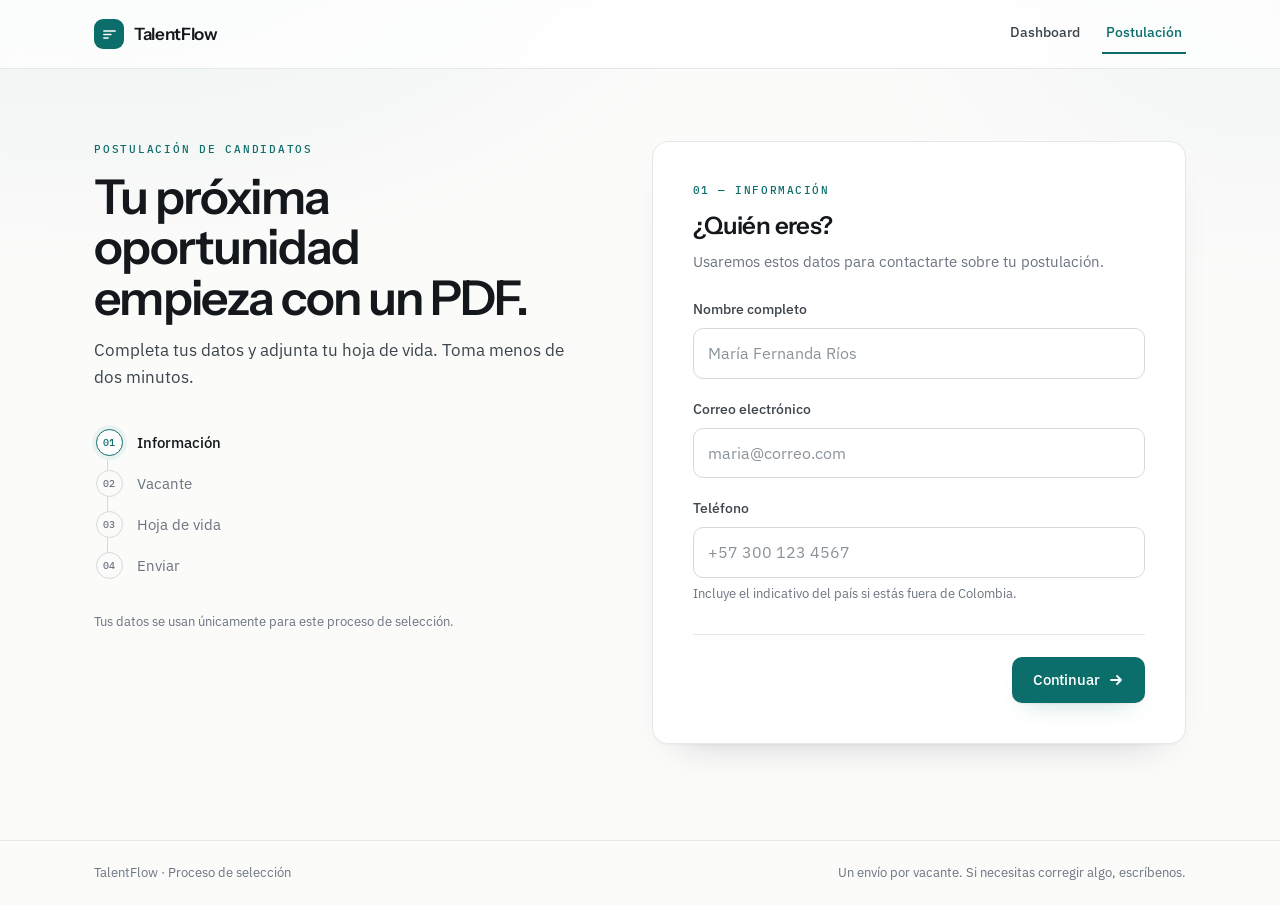
<file: index.html>
<!doctype html>
<html lang="es">
<head>
<meta charset="utf-8">
<meta name="viewport" content="width=device-width, initial-scale=1">
<title>Postulación · TalentFlow</title>
<meta name="description" content="Completa tus datos, adjunta tu hoja de vida en PDF y postúlate a nuestras vacantes de tecnología.">
<meta name="color-scheme" content="light">
<link rel="icon" href="data:image/svg+xml,<svg xmlns='http://www.w3.org/2000/svg' viewBox='0 0 32 32'><rect width='32' height='32' rx='8' fill='%230B6E6A'/><path d='M9 11h14M9 16h9M9 21h5' stroke='white' stroke-width='2.5' stroke-linecap='round'/></svg>">
<link rel="preconnect" href="https://fonts.googleapis.com">
<link rel="preconnect" href="https://fonts.gstatic.com" crossorigin>
<link rel="stylesheet" href="https://fonts.googleapis.com/css2?family=IBM+Plex+Mono:wght@500&family=IBM+Plex+Sans:wght@400;500;600&family=Instrument+Sans:wght@500;600&display=swap">
<link rel="stylesheet" href="css/styles.css">
</head>
<body>

<a class="skip-link" href="#panel">Ir al formulario</a>

<header class="site-header">
  <div class="shell site-header__inner">
    <span class="brand">
      <span class="brand__mark" aria-hidden="true">
        <svg viewBox="0 0 24 24" fill="none">
          <path d="M4 7h16M4 12h10M4 17h6" stroke="currentColor" stroke-width="2.2" stroke-linecap="round"/>
        </svg>
      </span>
      <span class="brand__name">TalentFlow</span>
    </span>
    <nav class="site-header__nav" aria-label="Navegación">
      <a class="site-header__link" href="dashboard.html">Dashboard</a>
      <a class="site-header__link is-active" href="index.html">Postulación</a>
    </nav>
  </div>
</header>

<main class="shell layout">

  <!-- ── Columna izquierda: contexto + progreso ───────────────── -->
  <aside class="rail">
    <p class="eyebrow">Postulación de candidatos</p>
    <h1 class="display">Tu próxima oportunidad<br>empieza con un PDF.</h1>
    <p class="lead">Completa tus datos y adjunta tu hoja de vida. Toma menos de dos minutos.</p>

    <nav aria-label="Progreso del formulario">
      <ol class="spine" id="spine" style="--fill:0%">
        <li class="spine__item is-current" data-step="1">
          <button class="spine__btn" type="button" data-goto="1" aria-current="step">
            <span class="spine__node">
              <span class="spine__index">01</span>
              <svg class="spine__check" viewBox="0 0 16 16" fill="none" aria-hidden="true"><path d="M3.5 8.5l3 3 6-6.5" stroke="currentColor" stroke-width="2" stroke-linecap="round" stroke-linejoin="round"/></svg>
            </span>
            <span class="spine__text">Información</span>
          </button>
        </li>
        <li class="spine__item" data-step="2">
          <button class="spine__btn" type="button" data-goto="2">
            <span class="spine__node">
              <span class="spine__index">02</span>
              <svg class="spine__check" viewBox="0 0 16 16" fill="none" aria-hidden="true"><path d="M3.5 8.5l3 3 6-6.5" stroke="currentColor" stroke-width="2" stroke-linecap="round" stroke-linejoin="round"/></svg>
            </span>
            <span class="spine__text">Vacante</span>
          </button>
        </li>
        <li class="spine__item" data-step="3">
          <button class="spine__btn" type="button" data-goto="3">
            <span class="spine__node">
              <span class="spine__index">03</span>
              <svg class="spine__check" viewBox="0 0 16 16" fill="none" aria-hidden="true"><path d="M3.5 8.5l3 3 6-6.5" stroke="currentColor" stroke-width="2" stroke-linecap="round" stroke-linejoin="round"/></svg>
            </span>
            <span class="spine__text">Hoja de vida</span>
          </button>
        </li>
        <li class="spine__item" data-step="4">
          <button class="spine__btn" type="button" data-goto="4">
            <span class="spine__node">
              <span class="spine__index">04</span>
              <svg class="spine__check" viewBox="0 0 16 16" fill="none" aria-hidden="true"><path d="M3.5 8.5l3 3 6-6.5" stroke="currentColor" stroke-width="2" stroke-linecap="round" stroke-linejoin="round"/></svg>
            </span>
            <span class="spine__text">Enviar</span>
          </button>
        </li>
      </ol>
      <p class="spine__caption" id="spineCaption">Paso 1 de 4 · Información</p>
    </nav>

    <p class="rail__foot">Tus datos se usan únicamente para este proceso de selección.</p>
  </aside>

  <!-- ── Columna derecha: formulario ──────────────────────────── -->
  <div class="panel" id="panel">

    <form class="form" id="applicationForm" novalidate autocomplete="on">

      <!-- Paso 1 ................................................ -->
      <section class="step is-active" data-step="1" aria-labelledby="t1">
        <header class="step__head">
          <p class="step__kicker">01 — Información</p>
          <h2 class="step__title" id="t1">¿Quién eres?</h2>
          <p class="step__sub">Usaremos estos datos para contactarte sobre tu postulación.</p>
        </header>

        <div class="field" data-field="nombre">
          <label class="field__label" for="nombre">Nombre completo</label>
          <input class="input" type="text" id="nombre" name="nombre" placeholder="María Fernanda Ríos"
                 autocomplete="name" maxlength="80" aria-describedby="err-nombre" required>
          <p class="field__error" id="err-nombre" role="alert"></p>
        </div>

        <div class="field" data-field="correo">
          <label class="field__label" for="correo">Correo electrónico</label>
          <input class="input" type="email" id="correo" name="correo" placeholder="maria@correo.com"
                 autocomplete="email" inputmode="email" maxlength="120" aria-describedby="err-correo" required>
          <p class="field__error" id="err-correo" role="alert"></p>
        </div>

        <div class="field" data-field="telefono">
          <label class="field__label" for="telefono">Teléfono</label>
          <input class="input" type="tel" id="telefono" name="telefono" placeholder="+57 300 123 4567"
                 autocomplete="tel" inputmode="tel" maxlength="25" aria-describedby="hint-telefono err-telefono" required>
          <p class="field__hint" id="hint-telefono">Incluye el indicativo del país si estás fuera de Colombia.</p>
          <p class="field__error" id="err-telefono" role="alert"></p>
        </div>

        <footer class="step__actions">
          <button class="btn btn--primary" type="button" data-next="2">
            Continuar
            <svg class="btn__icon" viewBox="0 0 16 16" fill="none" aria-hidden="true"><path d="M3 8h10M9 4l4 4-4 4" stroke="currentColor" stroke-width="1.8" stroke-linecap="round" stroke-linejoin="round"/></svg>
          </button>
        </footer>
      </section>

      <!-- Paso 2 ................................................ -->
      <section class="step" data-step="2" aria-labelledby="t2" hidden>
        <header class="step__head">
          <p class="step__kicker">02 — Vacante</p>
          <h2 class="step__title" id="t2">¿A qué rol te postulas?</h2>
          <p class="step__sub">Elige el rol y cuéntanos brevemente tu experiencia.</p>
        </header>

        <div class="field" data-field="vacante">
          <fieldset class="choices" id="vacanteGroup" aria-describedby="err-vacante">
            <legend class="sr-only">Selecciona una vacante</legend>
            <!-- Opciones generadas desde CONFIG.VACANTES en js/app.js -->
          </fieldset>
          <p class="field__error" id="err-vacante" role="alert"></p>
        </div>

        <div class="field" data-field="experiencia">
          <label class="field__label" for="experiencia">Años de experiencia</label>
          <input class="input input--narrow" type="number" id="experiencia" name="experiencia"
                 min="0" max="50" step="1" inputmode="numeric" placeholder="0"
                 aria-describedby="hint-experiencia err-experiencia" required>
          <p class="field__hint" id="hint-experiencia">Escribe 0 si estás empezando.</p>
          <p class="field__error" id="err-experiencia" role="alert"></p>
        </div>

        <div class="field" data-field="tecnologias">
          <label class="field__label" for="tecnologias">
            Tecnologías <span class="field__optional">(opcional)</span>
          </label>
          <input class="input" type="text" id="tecnologias" name="tecnologias" maxlength="200"
                 placeholder="JavaScript, SQL, Git…" aria-describedby="hint-tecnologias">
          <p class="field__hint" id="hint-tecnologias">Sepáralas con comas.</p>
        </div>

        <footer class="step__actions">
          <button class="btn btn--ghost" type="button" data-back="1">
            <svg class="btn__icon" viewBox="0 0 16 16" fill="none" aria-hidden="true"><path d="M13 8H3M7 4L3 8l4 4" stroke="currentColor" stroke-width="1.8" stroke-linecap="round" stroke-linejoin="round"/></svg>
            Volver
          </button>
          <button class="btn btn--primary" type="button" data-next="3">
            Continuar
            <svg class="btn__icon" viewBox="0 0 16 16" fill="none" aria-hidden="true"><path d="M3 8h10M9 4l4 4-4 4" stroke="currentColor" stroke-width="1.8" stroke-linecap="round" stroke-linejoin="round"/></svg>
          </button>
        </footer>
      </section>

      <!-- Paso 3 ................................................ -->
      <section class="step" data-step="3" aria-labelledby="t3" hidden>
        <header class="step__head">
          <p class="step__kicker">03 — Hoja de vida</p>
          <h2 class="step__title" id="t3">Adjunta tu CV</h2>
          <p class="step__sub">Nos permite conocer tu experiencia antes de la primera entrevista.</p>
        </header>

        <div class="field" data-field="cv">
          <input class="sr-only" type="file" id="cv" name="cv" accept="application/pdf,.pdf"
                 aria-describedby="err-cv" required>

          <label class="drop" id="drop" for="cv">
            <span class="drop__icon" aria-hidden="true">
              <svg viewBox="0 0 24 24" fill="none">
                <path d="M14 3v5h5" stroke="currentColor" stroke-width="1.6" stroke-linecap="round" stroke-linejoin="round"/>
                <path d="M19 10.5V19a2 2 0 0 1-2 2H7a2 2 0 0 1-2-2V5a2 2 0 0 1 2-2h6.5L19 8.5z" stroke="currentColor" stroke-width="1.6" stroke-linejoin="round"/>
                <path d="M12 17v-5.5M9.5 14l2.5-2.5 2.5 2.5" stroke="currentColor" stroke-width="1.6" stroke-linecap="round" stroke-linejoin="round"/>
              </svg>
            </span>
            <span class="drop__title">Arrastra tu hoja de vida aquí</span>
            <span class="drop__hint">o <span class="drop__link">selecciona un archivo</span></span>
            <span class="drop__meta">PDF · máximo <span data-max-size>5 MB</span></span>
          </label>

          <div class="filecard" id="fileCard" hidden>
            <span class="filecard__badge" aria-hidden="true">PDF</span>
            <div class="filecard__body">
              <p class="filecard__name" id="fileName"></p>
              <p class="filecard__meta" id="fileMeta"></p>
              <p class="filecard__status" id="fileStatus">
                <svg viewBox="0 0 16 16" fill="none" aria-hidden="true"><path d="M3.5 8.5l3 3 6-6.5" stroke="currentColor" stroke-width="2" stroke-linecap="round" stroke-linejoin="round"/></svg>
                Archivo validado
              </p>
            </div>
            <div class="filecard__actions">
              <label class="iconbtn" for="cv" title="Cambiar archivo">
                <span class="sr-only">Cambiar archivo</span>
                <svg viewBox="0 0 16 16" fill="none" aria-hidden="true"><path d="M13.5 8a5.5 5.5 0 1 1-1.6-3.9M13.5 2v3h-3" stroke="currentColor" stroke-width="1.6" stroke-linecap="round" stroke-linejoin="round"/></svg>
              </label>
              <button class="iconbtn iconbtn--danger" type="button" id="removeFile" title="Quitar archivo">
                <span class="sr-only">Quitar archivo</span>
                <svg viewBox="0 0 16 16" fill="none" aria-hidden="true"><path d="M3 4.5h10M6.5 4.5V3h3v1.5M4.5 4.5l.6 8a1 1 0 0 0 1 .9h3.8a1 1 0 0 0 1-.9l.6-8" stroke="currentColor" stroke-width="1.5" stroke-linecap="round" stroke-linejoin="round"/></svg>
              </button>
            </div>
          </div>

          <p class="field__error" id="err-cv" role="alert"></p>
        </div>

        <footer class="step__actions">
          <button class="btn btn--ghost" type="button" data-back="2">
            <svg class="btn__icon" viewBox="0 0 16 16" fill="none" aria-hidden="true"><path d="M13 8H3M7 4L3 8l4 4" stroke="currentColor" stroke-width="1.8" stroke-linecap="round" stroke-linejoin="round"/></svg>
            Volver
          </button>
          <button class="btn btn--primary" type="button" data-next="4">
            Revisar postulación
            <svg class="btn__icon" viewBox="0 0 16 16" fill="none" aria-hidden="true"><path d="M3 8h10M9 4l4 4-4 4" stroke="currentColor" stroke-width="1.8" stroke-linecap="round" stroke-linejoin="round"/></svg>
          </button>
        </footer>
      </section>

      <!-- Paso 4 ................................................ -->
      <section class="step" data-step="4" aria-labelledby="t4" hidden>
        <header class="step__head">
          <p class="step__kicker">04 — Enviar</p>
          <h2 class="step__title" id="t4">Revisa y envía</h2>
          <p class="step__sub">Confirma que todo esté correcto antes de enviar.</p>
        </header>

        <dl class="record" id="summary">
          <div class="record__row"><dt>nombre</dt><dd id="sumNombre">—</dd></div>
          <div class="record__row"><dt>correo</dt><dd id="sumCorreo">—</dd></div>
          <div class="record__row"><dt>telefono</dt><dd id="sumTelefono">—</dd></div>
          <div class="record__row"><dt>vacante</dt><dd id="sumVacante">—</dd></div>
          <div class="record__row"><dt>experiencia</dt><dd id="sumExperiencia">—</dd></div>
          <div class="record__row"><dt>tecnologias</dt><dd id="sumTecnologias">—</dd></div>
          <div class="record__row"><dt>cv</dt><dd id="sumCv">—</dd></div>
        </dl>

        <p class="notice">
          <svg viewBox="0 0 16 16" fill="none" aria-hidden="true"><circle cx="8" cy="8" r="6.25" stroke="currentColor" stroke-width="1.5"/><path d="M8 7.25v4M8 4.9v.9" stroke="currentColor" stroke-width="1.6" stroke-linecap="round"/></svg>
          Al enviar, tu postulación se registra automáticamente y pasa a revisión de nuestro equipo de selección. Te contactaremos por correo.
        </p>

        <div class="field" data-field="consentimiento">
          <label class="check">
            <input class="check__input" type="checkbox" id="consentimiento" name="consentimiento"
                   value="true" aria-describedby="err-consentimiento" required>
            <span class="check__box" aria-hidden="true">
              <svg viewBox="0 0 16 16" fill="none"><path d="M3.5 8.5l3 3 6-6.5" stroke="currentColor" stroke-width="2.2" stroke-linecap="round" stroke-linejoin="round"/></svg>
            </span>
            <span class="check__text">
              Autorizo el tratamiento de mis datos personales y de mi hoja de vida
              con el fin de participar en este proceso de selección.
            </span>
          </label>
          <p class="field__error" id="err-consentimiento" role="alert"></p>
        </div>

        <div class="alert" id="submitAlert" role="alert" hidden>
          <div class="alert__body">
            <p class="alert__title" id="alertTitle">No pudimos enviar tu postulación.</p>
            <p class="alert__text" id="alertText">Verifica tu conexión e inténtalo nuevamente.</p>
          </div>
        </div>

        <footer class="step__actions">
          <button class="btn btn--ghost" type="button" data-back="3">
            <svg class="btn__icon" viewBox="0 0 16 16" fill="none" aria-hidden="true"><path d="M13 8H3M7 4L3 8l4 4" stroke="currentColor" stroke-width="1.8" stroke-linecap="round" stroke-linejoin="round"/></svg>
            Volver
          </button>
          <button class="btn btn--primary btn--submit" type="submit" id="submitBtn">
            <span class="spinner" aria-hidden="true"></span>
            <span class="btn__label" id="submitLabel">Enviar postulación</span>
          </button>
        </footer>
      </section>

    </form>

    <!-- Pantalla de éxito ....................................... -->
    <section class="done" id="successView" aria-labelledby="doneTitle" hidden tabindex="-1">
      <span class="done__mark" aria-hidden="true">
        <svg viewBox="0 0 52 52" fill="none">
          <circle class="done__ring" cx="26" cy="26" r="23" stroke="currentColor" stroke-width="2"/>
          <path class="done__tick" d="M16 26.5l7 7 13-14" stroke="currentColor" stroke-width="3" stroke-linecap="round" stroke-linejoin="round"/>
        </svg>
      </span>
      <h2 class="done__title" id="doneTitle">¡Postulación recibida!</h2>
      <p class="done__text">Hemos recibido correctamente tu información y tu hoja de vida.</p>
      <p class="done__text">Tu postulación será procesada y revisada por nuestro equipo. Gracias por tu interés.</p>
      <p class="ticket" id="doneTicket" hidden>
        <span class="ticket__label">Ticket</span>
        <strong class="ticket__value" id="doneTicketValue"></strong>
      </p>
      <p class="done__ref">Enviado el <span id="doneStamp">—</span></p>
    </section>

  </div>
</main>

<footer class="site-footer">
  <div class="shell site-footer__inner">
    <p>TalentFlow · Proceso de selección</p>
    <p>Un envío por vacante. Si necesitas corregir algo, escríbenos.</p>
  </div>
</footer>

<script src="js/config.js"></script>
<script src="js/app.js"></script>
</body>
</html>
</file>
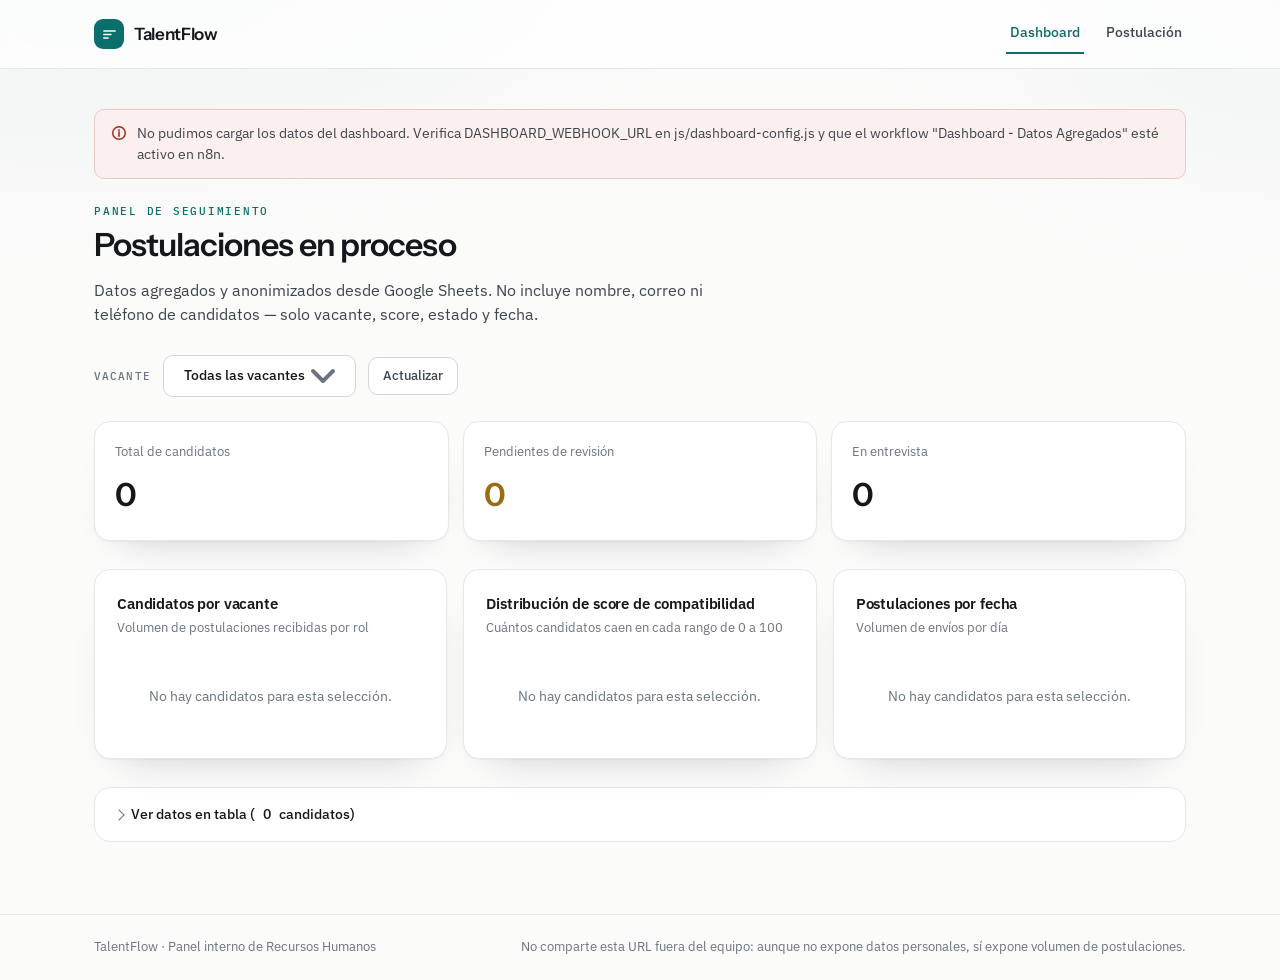
<file: dashboard.html>
<!doctype html>
<html lang="es">
<head>
<meta charset="utf-8">
<meta name="viewport" content="width=device-width, initial-scale=1">
<title>Dashboard · TalentFlow</title>
<meta name="description" content="Panel de seguimiento de postulaciones: candidatos por vacante, distribución de score y estado del proceso.">
<meta name="color-scheme" content="light">
<link rel="icon" href="data:image/svg+xml,<svg xmlns='http://www.w3.org/2000/svg' viewBox='0 0 32 32'><rect width='32' height='32' rx='8' fill='%230B6E6A'/><path d='M9 11h14M9 16h9M9 21h5' stroke='white' stroke-width='2.5' stroke-linecap='round'/></svg>">
<link rel="preconnect" href="https://fonts.googleapis.com">
<link rel="preconnect" href="https://fonts.gstatic.com" crossorigin>
<link rel="stylesheet" href="https://fonts.googleapis.com/css2?family=IBM+Plex+Mono:wght@500&family=IBM+Plex+Sans:wght@400;500;600&family=Instrument+Sans:wght@500;600&display=swap">
<link rel="stylesheet" href="css/styles.css">
<link rel="stylesheet" href="css/dashboard.css">
</head>
<body>

<a class="skip-link" href="#main">Ir al contenido</a>

<header class="site-header">
  <div class="shell site-header__inner">
    <span class="brand">
      <span class="brand__mark" aria-hidden="true">
        <svg viewBox="0 0 24 24" fill="none">
          <path d="M4 7h16M4 12h10M4 17h6" stroke="currentColor" stroke-width="2.2" stroke-linecap="round"/>
        </svg>
      </span>
      <span class="brand__name">TalentFlow</span>
    </span>
    <nav class="site-header__nav" aria-label="Navegación">
      <a class="site-header__link is-active" href="dashboard.html">Dashboard</a>
      <a class="site-header__link" href="index.html">Postulación</a>
    </nav>
  </div>
</header>

<main class="shell dash" id="main">

  <div class="banner banner--demo" id="banner" role="status" hidden>
    <svg id="bannerIcon" viewBox="0 0 16 16" fill="none" aria-hidden="true"><circle cx="8" cy="8" r="6.25" stroke="currentColor" stroke-width="1.5"/><path d="M8 7.25v4M8 4.9v.9" stroke="currentColor" stroke-width="1.6" stroke-linecap="round"/></svg>
    <span id="bannerText"></span>
  </div>

  <header class="dash__head">
    <p class="eyebrow">Panel de seguimiento</p>
    <h1 class="dash__title">Postulaciones en proceso</h1>
    <p class="dash__sub">Datos agregados y anonimizados desde Google Sheets. No incluye nombre, correo ni teléfono de candidatos — solo vacante, score, estado y fecha.</p>
  </header>

  <div class="filters">
    <label class="filters__label" for="vacanteFilter">Vacante</label>
    <select class="filters__select" id="vacanteFilter">
      <option value="todas">Todas las vacantes</option>
    </select>
    <button class="btn btn--ghost" type="button" id="refreshBtn" style="min-height:38px;padding:0 14px;font-size:.8125rem;">
      Actualizar
    </button>
    <span class="filters__updated" id="lastUpdated"></span>
  </div>

  <section class="kpis" aria-label="Indicadores generales">
    <div class="kpi">
      <p class="kpi__label">Total de candidatos</p>
      <p class="kpi__value" id="kpiTotal">—</p>
    </div>
    <div class="kpi kpi--pending">
      <p class="kpi__label">Pendientes de revisión</p>
      <p class="kpi__value" id="kpiPendientes">—</p>
    </div>
    <div class="kpi">
      <p class="kpi__label">En entrevista</p>
      <p class="kpi__value" id="kpiEntrevista">—</p>
    </div>
  </section>

  <section class="charts" aria-label="Gráficos">
    <div class="chart-card">
      <h2 class="chart-card__title">Candidatos por vacante</h2>
      <p class="chart-card__sub">Volumen de postulaciones recibidas por rol</p>
      <div class="chart-card__body" id="vacanteChart"></div>
    </div>

    <div class="chart-card">
      <h2 class="chart-card__title">Distribución de score de compatibilidad</h2>
      <p class="chart-card__sub">Cuántos candidatos caen en cada rango de 0 a 100</p>
      <div class="chart-card__body" id="scoreChart"></div>
    </div>

    <div class="chart-card">
      <h2 class="chart-card__title">Postulaciones por fecha</h2>
      <p class="chart-card__sub">Volumen de envíos por día</p>
      <div class="chart-card__body" id="fechaChart"></div>
    </div>
  </section>

  <details class="table-toggle">
    <summary class="table-toggle__summary">Ver datos en tabla (<span id="tableCount">0</span> candidatos)</summary>
    <div class="table-toggle__body">
      <table class="data-table">
        <thead>
          <tr>
            <th scope="col">Vacante</th>
            <th scope="col">Score</th>
            <th scope="col">Estado</th>
            <th scope="col">Fecha</th>
          </tr>
        </thead>
        <tbody id="tableBody"></tbody>
      </table>
    </div>
  </details>

</main>

<div class="chart-tooltip" id="chartTooltip" role="status" aria-live="polite"></div>

<footer class="site-footer">
  <div class="shell site-footer__inner">
    <p>TalentFlow · Panel interno de Recursos Humanos</p>
    <p>No comparte esta URL fuera del equipo: aunque no expone datos personales, sí expone volumen de postulaciones.</p>
  </div>
</footer>

<script src="js/config.js"></script>
<script src="js/dashboard-config.js"></script>
<script src="js/dashboard.js"></script>
</body>
</html>
</file>
<file: css/styles.css>
/* ============================================================
   TalentFlow — Formulario de postulación
   Tokens → Base → Layout → Componentes → Responsive
   ============================================================ */

:root {
  /* Color */
  --paper:        #FBFBFA;
  --surface:      #FFFFFF;
  --surface-2:    #F5F6F5;
  --ink:          #14181C;
  --ink-2:        #3D454D;
  --muted:        #6B7480;
  --line:         #E5E8E9;
  --line-strong:  #D3D8DA;

  --accent:       #0B6E6A;
  --accent-hover: #095551;
  --accent-soft:  #EAF3F2;
  --accent-line:  #B9D8D5;

  --danger:       #A62B22;
  --danger-soft:  #FCF0EE;
  --danger-line:  #EFC9C4;

  /* Tipografía */
  --font-display: 'Instrument Sans', 'Segoe UI', system-ui, sans-serif;
  --font-body:    'IBM Plex Sans', 'Segoe UI', system-ui, sans-serif;
  --font-mono:    'IBM Plex Mono', ui-monospace, 'Cascadia Mono', monospace;

  /* Forma */
  --r-sm: 8px;
  --r-md: 10px;
  --r-lg: 16px;
  --shadow-card: 0 1px 2px rgba(16, 24, 32, .04), 0 20px 40px -28px rgba(16, 24, 32, .28);
  --shadow-lift: 0 1px 2px rgba(16, 24, 32, .05), 0 12px 24px -14px rgba(11, 110, 106, .30);

  --ease: cubic-bezier(.2, .7, .3, 1);
}

/* ── Base ─────────────────────────────────────────────────── */

*, *::before, *::after { box-sizing: border-box; }

html { -webkit-text-size-adjust: 100%; }

body {
  margin: 0;
  min-height: 100vh;
  display: flex;
  flex-direction: column;
  font-family: var(--font-body);
  font-size: 16px;
  line-height: 1.55;
  color: var(--ink);
  background-color: var(--paper);
  background-image:
    radial-gradient(70rem 40rem at 8% -12%, rgba(11, 110, 106, .07), transparent 60%),
    radial-gradient(50rem 34rem at 100% 0%, rgba(11, 110, 106, .04), transparent 55%);
  background-repeat: no-repeat;
  -webkit-font-smoothing: antialiased;
}

h1, h2, h3, p, dl, dd, figure { margin: 0; }
ol, ul { margin: 0; padding: 0; list-style: none; }
fieldset { margin: 0; padding: 0; border: 0; }
button, input, select { font: inherit; color: inherit; }
svg { display: block; }

:focus-visible {
  outline: 2px solid var(--accent);
  outline-offset: 2px;
  border-radius: 4px;
}

.sr-only {
  position: absolute;
  width: 1px; height: 1px;
  padding: 0; margin: -1px;
  overflow: hidden;
  clip: rect(0 0 0 0);
  clip-path: inset(50%);
  white-space: nowrap;
}

.skip-link {
  position: absolute;
  top: -100px; left: 16px;
  z-index: 10;
  padding: 10px 16px;
  background: var(--surface);
  border: 1px solid var(--line-strong);
  border-radius: var(--r-md);
  color: var(--ink);
  text-decoration: none;
  transition: top .15s var(--ease);
}
.skip-link:focus { top: 16px; }

.shell {
  width: 100%;
  max-width: 1140px;
  margin-inline: auto;
  padding-inline: 24px;
}

.eyebrow {
  font-family: var(--font-mono);
  font-size: .6875rem;
  font-weight: 500;
  letter-spacing: .16em;
  text-transform: uppercase;
  color: var(--accent);
}

/* ── Header ───────────────────────────────────────────────── */

.site-header {
  border-bottom: 1px solid var(--line);
  background: rgba(255, 255, 255, .72);
  backdrop-filter: blur(8px);
}

.site-header__inner {
  display: flex;
  align-items: center;
  justify-content: space-between;
  gap: 16px;
  min-height: 68px;
}

.brand {
  display: inline-flex;
  align-items: center;
  gap: 10px;
}

.brand__mark {
  display: grid;
  place-items: center;
  width: 30px; height: 30px;
  border-radius: 9px;
  background: var(--accent);
  color: #fff;
}
.brand__mark svg { width: 17px; height: 17px; }

.brand__name {
  font-family: var(--font-display);
  font-size: 1.0625rem;
  font-weight: 600;
  letter-spacing: -.02em;
}

.site-header__tag {
  font-family: var(--font-mono);
  font-size: .6875rem;
  letter-spacing: .1em;
  text-transform: uppercase;
  color: var(--muted);
}

.site-header__nav {
  display: flex;
  align-items: center;
  gap: 18px;
}

.site-header__link {
  font-size: .875rem;
  font-weight: 500;
  color: var(--ink-2);
  text-decoration: none;
  padding: 8px 4px;
  border-bottom: 2px solid transparent;
  transition: color .15s var(--ease), border-color .15s var(--ease);
}
.site-header__link:hover,
.site-header__link.is-active { color: var(--accent); border-color: var(--accent); }

/* ── Layout ───────────────────────────────────────────────── */

.layout {
  flex: 1;
  display: grid;
  gap: 40px;
  padding-block: 48px 72px;
}

.rail { max-width: 34rem; }

.display {
  margin-top: 14px;
  font-family: var(--font-display);
  font-size: clamp(2rem, 1.5rem + 2.2vw, 3rem);
  font-weight: 600;
  line-height: 1.05;
  letter-spacing: -.035em;
}

.lead {
  margin-top: 14px;
  max-width: 30rem;
  font-size: 1.0625rem;
  color: var(--ink-2);
}

.rail__foot {
  margin-top: 28px;
  font-size: .8125rem;
  color: var(--muted);
}

/* ── Spine (progreso) ─────────────────────────────────────── */

.spine {
  --fill: 0%;
  position: relative;
  margin-top: 34px;
  padding-left: 2px;
}

.spine::before,
.spine::after {
  content: '';
  position: absolute;
  left: 13px;
  top: 14px;
  width: 1px;
  border-radius: 1px;
}
.spine::before { bottom: 14px; background: var(--line-strong); }
.spine::after {
  height: calc((100% - 28px) * var(--fill) / 100);
  background: var(--accent);
  transition: height .45s var(--ease);
}

.spine__item + .spine__item { margin-top: 4px; }

.spine__btn {
  position: relative;
  z-index: 1;
  display: flex;
  align-items: center;
  gap: 14px;
  width: 100%;
  padding: 5px 8px 5px 0;
  background: none;
  border: 0;
  border-radius: var(--r-sm);
  text-align: left;
  cursor: pointer;
}
.spine__btn:disabled { cursor: default; }

.spine__node {
  position: relative;
  flex: none;
  display: grid;
  place-items: center;
  width: 27px; height: 27px;
  border-radius: 50%;
  border: 1px solid var(--line-strong);
  background: var(--paper);
  color: var(--muted);
  transition: background-color .25s var(--ease), border-color .25s var(--ease), color .25s var(--ease);
}

.spine__index {
  font-family: var(--font-mono);
  font-size: .625rem;
  font-weight: 500;
  letter-spacing: .02em;
}

.spine__check {
  position: absolute;
  width: 14px; height: 14px;
  opacity: 0;
  transform: scale(.7);
  transition: opacity .2s var(--ease), transform .2s var(--ease);
}

.spine__text {
  font-size: .9375rem;
  color: var(--muted);
  transition: color .25s var(--ease);
}

.spine__item.is-current .spine__node {
  border-color: var(--accent);
  color: var(--accent);
  background: var(--surface);
  box-shadow: 0 0 0 4px var(--accent-soft);
}
.spine__item.is-current .spine__text {
  color: var(--ink);
  font-weight: 500;
}

.spine__item.is-done .spine__node {
  background: var(--accent);
  border-color: var(--accent);
  color: #fff;
}
.spine__item.is-done .spine__index { opacity: 0; }
.spine__item.is-done .spine__check { opacity: 1; transform: scale(1); }
.spine__item.is-done .spine__text { color: var(--ink-2); }
.spine__item.is-done .spine__btn:hover .spine__text { color: var(--accent); }

.spine__caption { display: none; }

/* ── Panel / formulario ───────────────────────────────────── */

.panel {
  position: relative;
  background: var(--surface);
  border: 1px solid var(--line);
  border-radius: var(--r-lg);
  box-shadow: var(--shadow-card);
}

.step {
  padding: 32px;
}
.step[hidden] { display: none; }
.step.is-active { animation: stepIn .32s var(--ease) both; }

@keyframes stepIn {
  from { opacity: 0; transform: translateY(8px); }
  to   { opacity: 1; transform: none; }
}

.step__head { margin-bottom: 26px; }

.step__kicker {
  font-family: var(--font-mono);
  font-size: .6875rem;
  font-weight: 500;
  letter-spacing: .14em;
  text-transform: uppercase;
  color: var(--accent);
}

.step__title {
  margin-top: 8px;
  font-family: var(--font-display);
  font-size: 1.5rem;
  font-weight: 600;
  letter-spacing: -.025em;
}

.step__sub {
  margin-top: 6px;
  font-size: .9375rem;
  color: var(--muted);
}

.step__actions {
  display: flex;
  gap: 12px;
  margin-top: 30px;
  padding-top: 22px;
  border-top: 1px solid var(--line);
}
.step__actions .btn--primary { margin-left: auto; }

/* ── Campos ───────────────────────────────────────────────── */

.field + .field { margin-top: 20px; }

.field__label {
  display: block;
  margin-bottom: 7px;
  font-size: .875rem;
  font-weight: 500;
  color: var(--ink-2);
}

.input {
  width: 100%;
  padding: 12px 14px;
  background: var(--surface);
  border: 1px solid var(--line-strong);
  border-radius: var(--r-md);
  transition: border-color .18s var(--ease), box-shadow .18s var(--ease), background-color .18s var(--ease);
}
.input::placeholder { color: #8B939A; }
.input:hover { border-color: #BFC6C9; }
.input:focus {
  outline: none;
  border-color: var(--accent);
  box-shadow: 0 0 0 3px var(--accent-soft);
}

.input--narrow { max-width: 9rem; }

.field__optional {
  font-weight: 400;
  color: var(--muted);
}

.field__hint {
  margin-top: 6px;
  font-size: .8125rem;
  color: var(--muted);
}

.field__error {
  display: none;
  margin-top: 7px;
  font-size: .8125rem;
  color: var(--danger);
}

.field.is-invalid .field__error { display: block; }
.field.is-invalid .input {
  border-color: var(--danger-line);
  background: var(--danger-soft);
}
.field.is-invalid .input:focus { box-shadow: 0 0 0 3px rgba(166, 43, 34, .12); }

/* ── Vacantes (radio cards) ───────────────────────────────── */

.choices { display: grid; gap: 10px; }

.choice { position: relative; display: block; }

.choice__input {
  position: absolute;
  inset: 0;
  width: 100%; height: 100%;
  margin: 0;
  opacity: 0;
  cursor: pointer;
}

.choice__box {
  display: flex;
  align-items: center;
  gap: 14px;
  padding: 15px 16px;
  border: 1px solid var(--line-strong);
  border-radius: var(--r-md);
  background: var(--surface);
  transition: border-color .18s var(--ease), background-color .18s var(--ease), box-shadow .18s var(--ease);
}

.choice__input:hover + .choice__box { border-color: #BFC6C9; background: var(--surface-2); }
.choice__input:focus-visible + .choice__box {
  outline: 2px solid var(--accent);
  outline-offset: 2px;
}
.choice__input:checked + .choice__box {
  border-color: var(--accent);
  background: var(--accent-soft);
  box-shadow: inset 0 0 0 1px var(--accent);
}

.choice__dot {
  flex: none;
  width: 18px; height: 18px;
  border: 1px solid var(--line-strong);
  border-radius: 50%;
  background: var(--surface);
  transition: border-color .18s var(--ease), box-shadow .18s var(--ease);
}
.choice__input:checked + .choice__box .choice__dot {
  border-color: var(--accent);
  box-shadow: inset 0 0 0 5px var(--accent);
}

.choice__label {
  display: block;
  font-weight: 500;
  letter-spacing: -.01em;
}

.choice__hint {
  display: block;
  margin-top: 2px;
  font-size: .8125rem;
  color: var(--muted);
}

.choice__code {
  margin-left: auto;
  font-family: var(--font-mono);
  font-size: .6875rem;
  color: var(--muted);
}
.choice__input:checked + .choice__box .choice__code { color: var(--accent); }

.field.is-invalid .choice__box { border-color: var(--danger-line); }

/* ── Consentimiento ───────────────────────────────────────── */

.check {
  display: flex;
  align-items: flex-start;
  gap: 12px;
  margin-top: 18px;
  padding: 14px 16px;
  border: 1px solid var(--line-strong);
  border-radius: var(--r-md);
  background: var(--surface);
  cursor: pointer;
  transition: border-color .18s var(--ease), background-color .18s var(--ease);
}
.check:hover { border-color: #BFC6C9; background: var(--surface-2); }

.check__input {
  position: absolute;
  width: 1px; height: 1px;
  margin: 0;
  opacity: 0;
}

.check__box {
  flex: none;
  display: grid;
  place-items: center;
  width: 20px; height: 20px;
  margin-top: 1px;
  border: 1px solid var(--line-strong);
  border-radius: 6px;
  background: var(--surface);
  color: #fff;
  transition: background-color .15s var(--ease), border-color .15s var(--ease);
}
.check__box svg {
  width: 13px; height: 13px;
  opacity: 0;
  transform: scale(.7);
  transition: opacity .15s var(--ease), transform .15s var(--ease);
}

.check__input:checked + .check__box {
  background: var(--accent);
  border-color: var(--accent);
}
.check__input:checked + .check__box svg { opacity: 1; transform: scale(1); }

.check__input:focus-visible + .check__box {
  outline: 2px solid var(--accent);
  outline-offset: 2px;
}

.check__text {
  font-size: .875rem;
  line-height: 1.5;
  color: var(--ink-2);
}

.field.is-invalid .check {
  border-color: var(--danger-line);
  background: var(--danger-soft);
}

/* ── Zona de carga ────────────────────────────────────────── */

.drop {
  display: flex;
  flex-direction: column;
  align-items: center;
  gap: 4px;
  padding: 36px 24px;
  text-align: center;
  border: 1.5px dashed var(--line-strong);
  border-radius: var(--r-lg);
  background: var(--surface-2);
  cursor: pointer;
  transition: border-color .18s var(--ease), background-color .18s var(--ease), transform .18s var(--ease);
}
.drop[hidden] { display: none; }
.drop:hover { border-color: var(--accent-line); background: var(--accent-soft); }
.drop.is-focus { outline: 2px solid var(--accent); outline-offset: 2px; }

.drop.is-dragging {
  border-color: var(--accent);
  background: var(--accent-soft);
  transform: scale(1.008);
}

.drop__icon {
  display: grid;
  place-items: center;
  width: 46px; height: 46px;
  margin-bottom: 10px;
  border-radius: 12px;
  background: var(--surface);
  border: 1px solid var(--line);
  color: var(--accent);
}
.drop__icon svg { width: 22px; height: 22px; }

.drop__title { font-weight: 500; }

.drop__hint { font-size: .9375rem; color: var(--muted); }

.drop__link {
  color: var(--accent);
  font-weight: 500;
  text-decoration: underline;
  text-underline-offset: 2px;
}

.drop__meta {
  margin-top: 8px;
  font-family: var(--font-mono);
  font-size: .6875rem;
  letter-spacing: .08em;
  text-transform: uppercase;
  color: var(--muted);
}

.filecard {
  display: flex;
  align-items: center;
  gap: 14px;
  padding: 14px 16px;
  border: 1px solid var(--accent-line);
  border-radius: var(--r-md);
  background: var(--accent-soft);
  animation: stepIn .25s var(--ease) both;
}
.filecard[hidden] { display: none; }
.filecard.is-focus { outline: 2px solid var(--accent); outline-offset: 2px; }

.filecard__badge {
  flex: none;
  display: grid;
  place-items: center;
  width: 42px; height: 48px;
  border-radius: 6px;
  background: var(--accent);
  color: #fff;
  font-family: var(--font-mono);
  font-size: .6875rem;
  letter-spacing: .06em;
}

.filecard__body { min-width: 0; flex: 1; }

.filecard__name {
  font-weight: 500;
  overflow: hidden;
  text-overflow: ellipsis;
  white-space: nowrap;
}

.filecard__meta {
  font-family: var(--font-mono);
  font-size: .75rem;
  color: var(--muted);
}

.filecard__status {
  display: flex;
  align-items: center;
  gap: 5px;
  margin-top: 3px;
  font-size: .8125rem;
  font-weight: 500;
  color: var(--accent);
}
.filecard__status svg { width: 14px; height: 14px; }

.filecard__actions { display: flex; gap: 6px; }

.iconbtn {
  display: grid;
  place-items: center;
  width: 34px; height: 34px;
  border: 1px solid var(--line-strong);
  border-radius: var(--r-sm);
  background: var(--surface);
  color: var(--ink-2);
  cursor: pointer;
  transition: border-color .15s var(--ease), color .15s var(--ease), background-color .15s var(--ease);
}
.iconbtn svg { width: 16px; height: 16px; }
.iconbtn:hover { border-color: var(--accent); color: var(--accent); }
.iconbtn--danger:hover { border-color: var(--danger-line); color: var(--danger); background: var(--danger-soft); }

/* ── Resumen (record) ─────────────────────────────────────── */

.record {
  border: 1px solid var(--line);
  border-radius: var(--r-md);
  overflow: hidden;
}

.record__row {
  display: grid;
  grid-template-columns: 7.5rem 1fr;
  gap: 16px;
  padding: 13px 16px;
  background: var(--surface);
}
.record__row + .record__row { border-top: 1px solid var(--line); }
.record__row:nth-child(odd) { background: #FCFDFD; }

.record dt {
  font-family: var(--font-mono);
  font-size: .75rem;
  letter-spacing: .04em;
  color: var(--muted);
  padding-top: 2px;
}

.record dd {
  margin: 0;
  font-weight: 500;
  overflow-wrap: anywhere;
}

.notice {
  display: flex;
  gap: 10px;
  margin-top: 18px;
  padding: 14px 16px;
  border-radius: var(--r-md);
  background: var(--accent-soft);
  font-size: .875rem;
  color: var(--ink-2);
  line-height: 1.5;
}
.notice svg { flex: none; width: 16px; height: 16px; margin-top: 3px; color: var(--accent); }

.alert {
  display: flex;
  gap: 10px;
  margin-top: 18px;
  padding: 14px 16px;
  border: 1px solid var(--danger-line);
  border-radius: var(--r-md);
  background: var(--danger-soft);
  animation: stepIn .25s var(--ease) both;
}
.alert[hidden] { display: none; }
.alert__title { font-weight: 600; color: var(--danger); font-size: .9375rem; }
.alert__text { margin-top: 2px; font-size: .875rem; color: var(--ink-2); }

/* ── Botones ──────────────────────────────────────────────── */

.btn {
  display: inline-flex;
  align-items: center;
  justify-content: center;
  gap: 8px;
  min-height: 46px;
  padding: 0 20px;
  border: 1px solid transparent;
  border-radius: var(--r-md);
  font-size: .9375rem;
  font-weight: 500;
  letter-spacing: -.005em;
  cursor: pointer;
  transition: background-color .18s var(--ease), border-color .18s var(--ease),
              color .18s var(--ease), box-shadow .18s var(--ease), transform .12s var(--ease);
}
.btn:active { transform: translateY(1px); }
.btn[hidden] { display: none; }
.btn__icon { width: 16px; height: 16px; }

.btn--primary {
  background: var(--accent);
  color: #fff;
  box-shadow: var(--shadow-lift);
}
.btn--primary:hover { background: var(--accent-hover); }
.btn--primary:disabled {
  background: var(--accent);
  opacity: .62;
  cursor: progress;
  box-shadow: none;
  transform: none;
}

.btn--ghost {
  background: var(--surface);
  border-color: var(--line-strong);
  color: var(--ink-2);
}
.btn--ghost:hover { border-color: var(--ink-2); color: var(--ink); }

.btn--submit { min-width: 12.5rem; }

.spinner {
  display: none;
  flex: none;
  width: 15px; height: 15px;
  border: 2px solid rgba(255, 255, 255, .35);
  border-top-color: #fff;
  border-radius: 50%;
  animation: spin .7s linear infinite;
}
.is-sending .spinner { display: block; }

@keyframes spin { to { transform: rotate(360deg); } }

/* ── Pantalla de éxito ────────────────────────────────────── */

.done {
  padding: 60px 32px 64px;
  text-align: center;
  animation: stepIn .4s var(--ease) both;
}
.done[hidden] { display: none; }
.done:focus { outline: none; }

.done__mark {
  display: inline-grid;
  place-items: center;
  width: 76px; height: 76px;
  margin-bottom: 22px;
  border-radius: 50%;
  background: var(--accent-soft);
  color: var(--accent);
}
.done__mark svg { width: 44px; height: 44px; }

.done__ring {
  stroke-dasharray: 145;
  stroke-dashoffset: 145;
  animation: draw .55s var(--ease) .05s forwards;
}
.done__tick {
  stroke-dasharray: 34;
  stroke-dashoffset: 34;
  animation: draw .35s var(--ease) .45s forwards;
}
@keyframes draw { to { stroke-dashoffset: 0; } }

.done__title {
  font-family: var(--font-display);
  font-size: 1.75rem;
  font-weight: 600;
  letter-spacing: -.03em;
}

.done__text {
  max-width: 30rem;
  margin: 12px auto 0;
  color: var(--ink-2);
}

.ticket {
  display: inline-flex;
  align-items: center;
  gap: 10px;
  margin-top: 26px;
  padding: 9px 8px 9px 16px;
  border: 1px solid var(--accent-line);
  border-radius: 999px;
  background: var(--accent-soft);
}
.ticket[hidden] { display: none; }

.ticket__label {
  font-family: var(--font-mono);
  font-size: .625rem;
  font-weight: 500;
  letter-spacing: .14em;
  text-transform: uppercase;
  color: var(--accent);
}

.ticket__value {
  padding: 3px 12px;
  border-radius: 999px;
  background: var(--surface);
  font-family: var(--font-mono);
  font-size: .875rem;
  font-weight: 500;
  color: var(--ink);
  overflow-wrap: anywhere;
}

.done__ref {
  margin-top: 26px;
  font-family: var(--font-mono);
  font-size: .75rem;
  color: var(--muted);
}
.ticket:not([hidden]) + .done__ref { margin-top: 12px; }

/* ── Footer ───────────────────────────────────────────────── */

.site-footer {
  border-top: 1px solid var(--line);
  padding-block: 22px;
  font-size: .8125rem;
  color: var(--muted);
}
.site-footer__inner {
  display: flex;
  flex-wrap: wrap;
  gap: 6px 24px;
  justify-content: space-between;
}

/* ── Responsive ───────────────────────────────────────────── */

@media (min-width: 960px) {
  .layout {
    grid-template-columns: minmax(0, 1fr) minmax(0, 1.1fr);
    align-items: start; /* la tarjeta se ajusta al contenido, no al alto de la ventana */
    gap: 72px;
    padding-block: 72px 96px;
  }
  .rail {
    position: sticky;
    top: 92px;
  }
  .step { padding: 40px; }
}

@media (max-width: 959px) {
  .display { max-width: 20ch; }

  /* El progreso pasa a una fila compacta de nodos */
  .spine {
    display: flex;
    justify-content: space-between;
    gap: 8px;
    margin-top: 28px;
    padding-left: 0;
  }
  .spine::before,
  .spine::after {
    left: 13px;
    right: 13px;
    top: 13px;
    bottom: auto;
    width: auto;
    height: 1px;
  }
  .spine::after {
    right: auto;
    width: calc((100% - 26px) * var(--fill) / 100);
    height: 1px;
    transition: width .45s var(--ease);
  }
  .spine__item { flex: none; }
  .spine__item + .spine__item { margin-top: 0; }
  .spine__btn { padding: 0; }
  .spine__text { display: none; }

  .spine__caption {
    display: block;
    margin-top: 14px;
    font-family: var(--font-mono);
    font-size: .75rem;
    letter-spacing: .04em;
    color: var(--muted);
  }
}

@media (max-width: 560px) {
  .shell { padding-inline: 16px; }
  .layout { gap: 28px; padding-block: 32px 48px; }
  .panel { border-radius: 14px; }
  .step { padding: 24px 20px; }
  .done { padding: 48px 20px; }

  .site-header__tag { display: none; } /* el titular ya da el contexto */
  .step__actions { flex-direction: column-reverse; }
  .step__actions .btn { width: 100%; }
  .step__actions .btn--primary { margin-left: 0; }

  .record__row { grid-template-columns: 1fr; gap: 2px; }
  .drop { padding: 28px 16px; }
  .filecard__badge { display: none; }
}

/* ── Movimiento reducido ──────────────────────────────────── */

@media (prefers-reduced-motion: reduce) {
  *, *::before, *::after {
    animation-duration: .01ms !important;
    animation-iteration-count: 1 !important;
    transition-duration: .01ms !important;
  }
  .done__ring, .done__tick { stroke-dashoffset: 0; }
  .spinner { animation: spin 1.2s linear infinite !important; }
}
</file>
<file: css/dashboard.css>
/* ============================================================
   TalentFlow — Dashboard
   Se apoya en los tokens de css/styles.css (--paper, --surface,
   --ink, --muted, --line, --accent…). Este archivo solo agrega
   lo que el dashboard necesita: rampa ordinal de score, tarjetas,
   barras/columnas y tooltip.
   ============================================================ */

:root {
  /* Rampa ordinal (una sola familia de color, claro→oscuro = menor→mayor
     compatibilidad). Validada con scripts/validate_palette.js --ordinal
     de la skill dataviz: monotonía, ΔL entre pasos y contraste del
     extremo claro contra el fondo, todo en PASS. */
  --score-0: #8BC0B9;  /* 0-19 */
  --score-1: #72AEA6;  /* 20-39 */
  --score-2: #529891;  /* 40-59 */
  --score-3: #357F78;  /* 60-79 */
  --score-4: #0B6E6A;  /* 80-100 · = --accent */
  --score-none: #C7CDCF; /* sin score: neutro, no es parte de la rampa de magnitud */

  --warn: #9A6B12;
  --warn-soft: #FBF3E4;
  --warn-line: #ECD8AF;
}

/* ── Layout general ───────────────────────────────────────────── */

.dash {
  flex: 1;
  padding-block: 40px 72px;
}

.dash__head { margin-bottom: 28px; }

.dash__title {
  font-family: var(--font-display);
  font-size: clamp(1.5rem, 1.2rem + 1.2vw, 2rem);
  font-weight: 600;
  letter-spacing: -.03em;
}

.dash__sub {
  margin-top: 8px;
  max-width: 42rem;
  color: var(--ink-2);
}

/* ── Banner de estado (demo / error) ─────────────────────────── */

.banner {
  display: flex;
  gap: 10px;
  align-items: flex-start;
  margin-bottom: 24px;
  padding: 13px 16px;
  border-radius: var(--r-md);
  font-size: .875rem;
  line-height: 1.5;
}
.banner[hidden] { display: none; }
.banner svg { flex: none; width: 16px; height: 16px; margin-top: 2px; }

.banner--demo { background: var(--accent-soft); border: 1px solid var(--accent-line); color: var(--ink-2); }
.banner--demo svg { color: var(--accent); }

.banner--error { background: var(--danger-soft); border: 1px solid var(--danger-line); color: var(--ink-2); }
.banner--error svg { color: var(--danger); }

.banner strong { color: var(--ink); }

/* ── Filtros ──────────────────────────────────────────────────── */

.filters {
  display: flex;
  align-items: center;
  gap: 12px;
  margin-bottom: 24px;
}

.filters__label {
  font-family: var(--font-mono);
  font-size: .6875rem;
  font-weight: 500;
  letter-spacing: .1em;
  text-transform: uppercase;
  color: var(--muted);
}

.filters__select {
  padding: 9px 50px 9px 20px;
  font-size: .875rem;
  font-weight: 500;
  color: var(--ink);
  background: var(--surface) url('data:image/svg+xml,<svg xmlns="http://www.w3.org/2000/svg" viewBox="0 0 16 16" fill="none"><path d="M4 6l4 4 4-4" stroke="%236B7480" stroke-width="1.6" stroke-linecap="round" stroke-linejoin="round"/></svg>') no-repeat right 12px center;
  border: 1px solid var(--line-strong);
  border-radius: var(--r-md);
  appearance: none;
  cursor: pointer;
  transition: border-color .15s var(--ease);
}
.filters__select:hover { border-color: #BFC6C9; }
.filters__select:focus-visible { outline: 2px solid var(--accent); outline-offset: 2px; }

.filters__updated {
  margin-left: auto;
  font-family: var(--font-mono);
  font-size: .75rem;
  color: var(--muted);
}

/* ── KPI (stat tiles) ─────────────────────────────────────────── */

.kpis {
  display: grid;
  grid-template-columns: repeat(auto-fit, minmax(11rem, 1fr));
  gap: 14px;
  margin-bottom: 28px;
}

.kpi {
  padding: 20px;
  background: var(--surface);
  border: 1px solid var(--line);
  border-radius: var(--r-lg);
  box-shadow: var(--shadow-card);
}

.kpi__label {
  font-size: .8125rem;
  color: var(--muted);
}

.kpi__value {
  margin-top: 8px;
  font-family: var(--font-display);
  font-size: 2rem;
  font-weight: 600;
  letter-spacing: -.03em;
  font-variant-numeric: proportional-nums;
}
.kpi--pending .kpi__value { color: var(--warn); }

/* ── Tarjetas de gráfico ──────────────────────────────────────── */

.charts {
  display: grid;
  grid-template-columns: repeat(auto-fit, minmax(20rem, 1fr));
  gap: 16px;
}

.chart-card {
  padding: 22px;
  background: var(--surface);
  border: 1px solid var(--line);
  border-radius: var(--r-lg);
  box-shadow: var(--shadow-card);
}

.chart-card__title {
  font-size: .9375rem;
  font-weight: 600;
  letter-spacing: -.01em;
}

.chart-card__sub {
  margin-top: 3px;
  font-size: .8125rem;
  color: var(--muted);
}

.chart-card__body { margin-top: 20px; }

.chart-card__empty {
  padding: 28px 0;
  text-align: center;
  font-size: .875rem;
  color: var(--muted);
}

/* ── Barras horizontales (por vacante) ────────────────────────── */

.bar-list { display: flex; flex-direction: column; gap: 14px; }

.bar-row {
  display: grid;
  grid-template-columns: 8rem 1fr 2.25rem;
  align-items: center;
  gap: 12px;
}

.bar-row__label {
  font-size: .8125rem;
  color: var(--ink-2);
  overflow: hidden;
  text-overflow: ellipsis;
  white-space: nowrap;
}

.bar-row__track {
  position: relative;
  height: 22px;
  background: var(--surface-2);
  border-radius: 0 var(--r-sm) var(--r-sm) 0;
  overflow: hidden;
}

.bar-row__fill {
  position: absolute;
  inset: 0 auto 0 0;
  height: 100%;
  background: var(--accent);
  border-radius: 0 4px 4px 0;
  width: 0;
  transition: width .5s var(--ease);
}
.bar-row__fill:focus-visible { outline: 2px solid var(--ink); outline-offset: 2px; }

.bar-row__value {
  font-family: var(--font-mono);
  font-size: .8125rem;
  font-variant-numeric: tabular-nums;
  color: var(--ink-2);
  text-align: right;
}

/* ── Columnas verticales (score, fecha) ───────────────────────── */

.col-chart {
  display: flex;
  align-items: flex-end;
  gap: 10px;
  height: 11rem;
  padding-top: 8px;
}

.col-chart--dense { gap: 4px; }

.col {
  flex: 1;
  min-width: 6px;
  display: flex;
  flex-direction: column;
  align-items: center;
  justify-content: flex-end;
  height: 100%;
}

.col__track {
  position: relative;
  width: 100%;
  max-width: 34px;
  height: 100%;
  display: flex;
  align-items: flex-end;
}

.col__fill {
  width: 100%;
  height: 2px;
  min-height: 2px;
  background: var(--accent);
  border-radius: 4px 4px 0 0;
  transition: height .5s var(--ease);
}
.col__fill:focus-visible { outline: 2px solid var(--ink); outline-offset: 2px; }

.col__value {
  margin-bottom: 4px;
  font-family: var(--font-mono);
  font-size: .6875rem;
  color: var(--muted);
  font-variant-numeric: tabular-nums;
}

.col__label {
  margin-top: 8px;
  font-family: var(--font-mono);
  font-size: .625rem;
  color: var(--muted);
  text-align: center;
  white-space: nowrap;
}

.col-chart--dense .col__label {
  writing-mode: vertical-rl;
  transform: rotate(180deg);
  height: 3.2rem;
}

/* Leyenda de la rampa ordinal (score) */
.ramp-legend {
  display: flex;
  flex-wrap: wrap;
  gap: 10px 16px;
  margin-top: 16px;
  padding-top: 14px;
  border-top: 1px solid var(--line);
}
.ramp-legend__item {
  display: inline-flex;
  align-items: center;
  gap: 6px;
  font-size: .75rem;
  color: var(--muted);
}
.ramp-legend__swatch {
  width: 10px; height: 10px;
  border-radius: 3px;
}

/* ── Tooltip compartido ───────────────────────────────────────── */

.chart-tooltip {
  position: fixed;
  z-index: 20;
  padding: 7px 10px;
  background: var(--ink);
  color: #fff;
  font-size: .75rem;
  line-height: 1.4;
  border-radius: var(--r-sm);
  pointer-events: none;
  opacity: 0;
  transform: translate(-50%, -100%);
  transition: opacity .1s var(--ease);
  white-space: nowrap;
  box-shadow: 0 8px 20px -8px rgba(16, 24, 32, .4);
}
.chart-tooltip.is-visible { opacity: 1; }
.chart-tooltip strong { font-variant-numeric: tabular-nums; }

/* ── Vista de tabla (accesibilidad) ──────────────────────────── */

.table-toggle {
  margin-top: 28px;
  border: 1px solid var(--line);
  border-radius: var(--r-lg);
  background: var(--surface);
  overflow: hidden;
}

.table-toggle__summary {
  padding: 16px 20px;
  font-size: .875rem;
  font-weight: 500;
  cursor: pointer;
  list-style: none;
  display: flex;
  align-items: center;
  gap: 8px;
}
.table-toggle__summary::-webkit-details-marker { display: none; }
.table-toggle__summary::before {
  content: '';
  width: 8px; height: 8px;
  border-right: 1.5px solid var(--muted);
  border-bottom: 1.5px solid var(--muted);
  transform: rotate(-45deg);
  transition: transform .15s var(--ease);
}
.table-toggle[open] .table-toggle__summary::before { transform: rotate(45deg); }

.table-toggle__body { border-top: 1px solid var(--line); overflow-x: auto; }

.data-table {
  width: 100%;
  border-collapse: collapse;
  font-size: .8125rem;
}
.data-table th, .data-table td {
  padding: 10px 20px;
  text-align: left;
  white-space: nowrap;
}
.data-table th {
  font-family: var(--font-mono);
  font-size: .6875rem;
  letter-spacing: .04em;
  text-transform: uppercase;
  color: var(--muted);
  font-weight: 500;
  border-bottom: 1px solid var(--line);
}
.data-table td { font-variant-numeric: tabular-nums; border-bottom: 1px solid var(--line); color: var(--ink-2); }
.data-table tr:last-child td { border-bottom: none; }
.data-table tr:hover td { background: var(--surface-2); }

/* ── Responsive ───────────────────────────────────────────────── */

@media (max-width: 560px) {
  .bar-row { grid-template-columns: 5.5rem 1fr 2rem; }
  .kpis { grid-template-columns: repeat(2, 1fr); }
  .filters { flex-wrap: wrap; }
  .filters__updated { margin-left: 0; width: 100%; }
}
</file>
